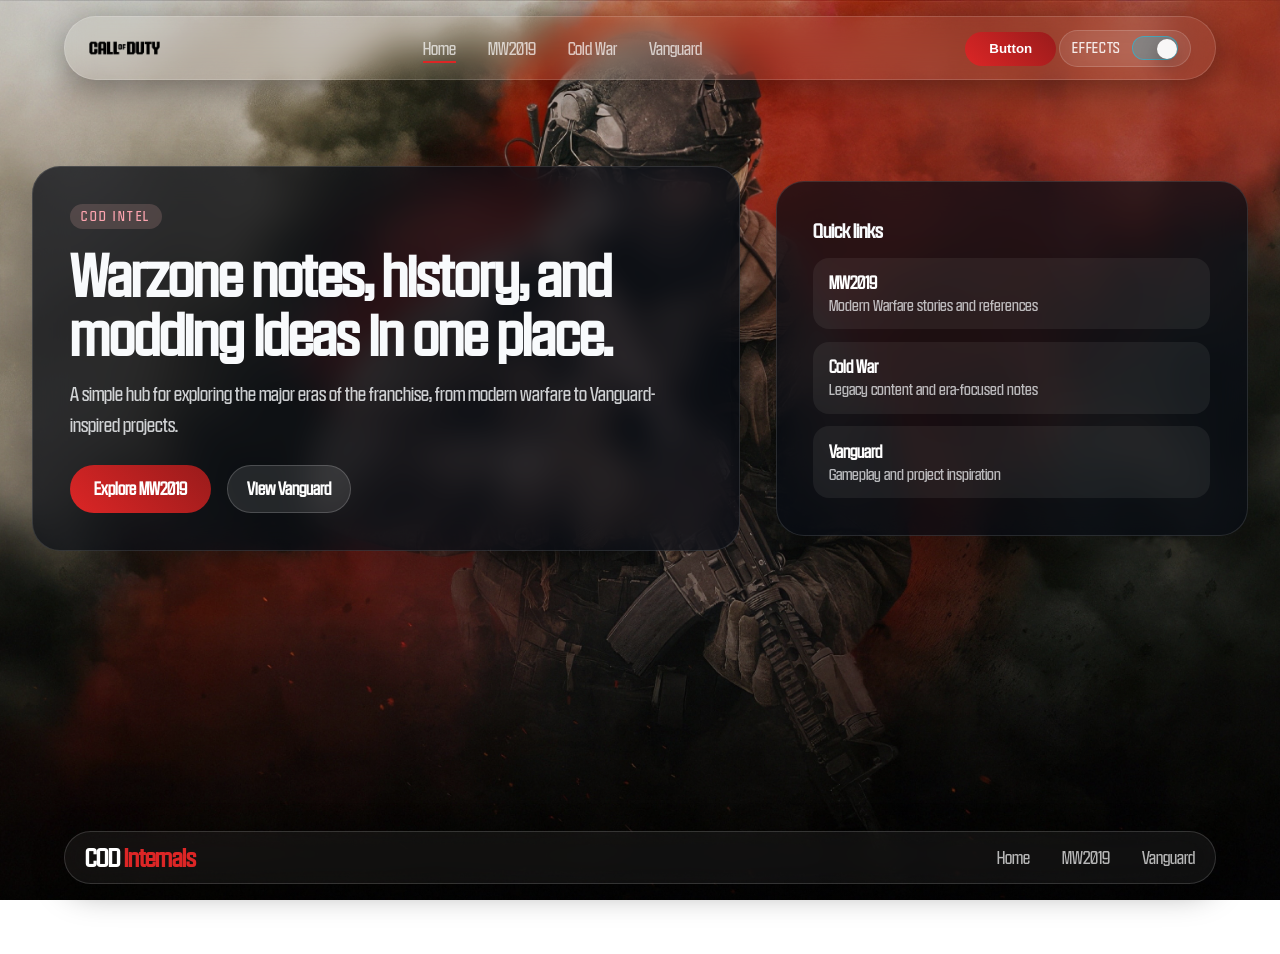
<file: index.html>
<!DOCTYPE html>
<html lang="en">
<head>
    <meta charset="UTF-8">
    <meta name="viewport" content="width=device-width, initial-scale=1.0">
    <title>Home | Project</title>
    <link rel="stylesheet" href="assets/css/style.css">
</head>
<body class="home-page">

<div id="loader-wrapper">
  <div class="spinner"></div>
</div>

<div id="content" style="display:none;">
    <header class="header">
        <nav class="navbar">
            <a href="/index.html" class="logo"><img src="./assets/images/logo.png"></a>
            <ul class="nav-menu">
            <li class="nav-item"><a href="./" class="nav-link active" data-target="page1">Home</a></li>
            <li class="nav-item"><a href="./modern-warfare/" class="nav-link">MW2019</a></li>
            <li class="nav-item"><a href="./cold-war/" class="nav-link">Cold War</a></li>
            <li class="nav-item"><a href="./vanguard/" class="nav-link">Vanguard</a></li>
            </ul>
            <div class="nav-cta">
            <button class="btn-primary">Button</button> <!-- will be for home or something, not sure yet-->
            </div>
        </nav>
    </header>

    <main>
        <section class="hero">
            <div class="hero-copy">
                <p class="eyebrow">COD Intel</p>
                <h1>Warzone notes, history, and modding ideas in one place.</h1>
                <p class="hero-text">A simple hub for exploring the major eras of the franchise, from modern warfare to Vanguard-inspired projects.</p>
                <div class="hero-actions">
                    <a class="btn btn-primary" href="./modern-warfare/index.html">Explore MW2019</a>
                    <a class="btn btn-secondary" href="./vanguard/index.html">View Vanguard</a>
                </div>
            </div>

            <div class="hero-panel">
                <h2>Quick links</h2>
                <div class="feature-grid">
                    <a class="feature-card" href="./modern-warfare/index.html">
                        <strong>MW2019</strong>
                        <span>Modern Warfare stories and references</span>
                    </a>
                    <a class="feature-card" href="./cold-war/index.html">
                        <strong>Cold War</strong>
                        <span>Legacy content and era-focused notes</span>
                    </a>
                    <a class="feature-card" href="./vanguard/index.html">
                        <strong>Vanguard</strong>
                        <span>Gameplay and project inspiration</span>
                    </a>
                </div>
            </div>
        </section>
    </main>

    <footer class="footer-test">
        <div class="footer-content">
            <span class="footer-logo">COD <span>Internals</span></span>
            <ul class="footer-links">
                <li><a href="./index.html" class="nav-link">Home</a></li>
                <li><a href="./modern-warfare/index.html" class="nav-link">MW2019</a></li>
                <li><a href="./vanguard/index.html" class="nav-link">Vanguard</a></li>
            </ul>
        </div>
    </footer>
</div>

<script src="assets/js/main.js"></script>
</body>
</html>
</file>
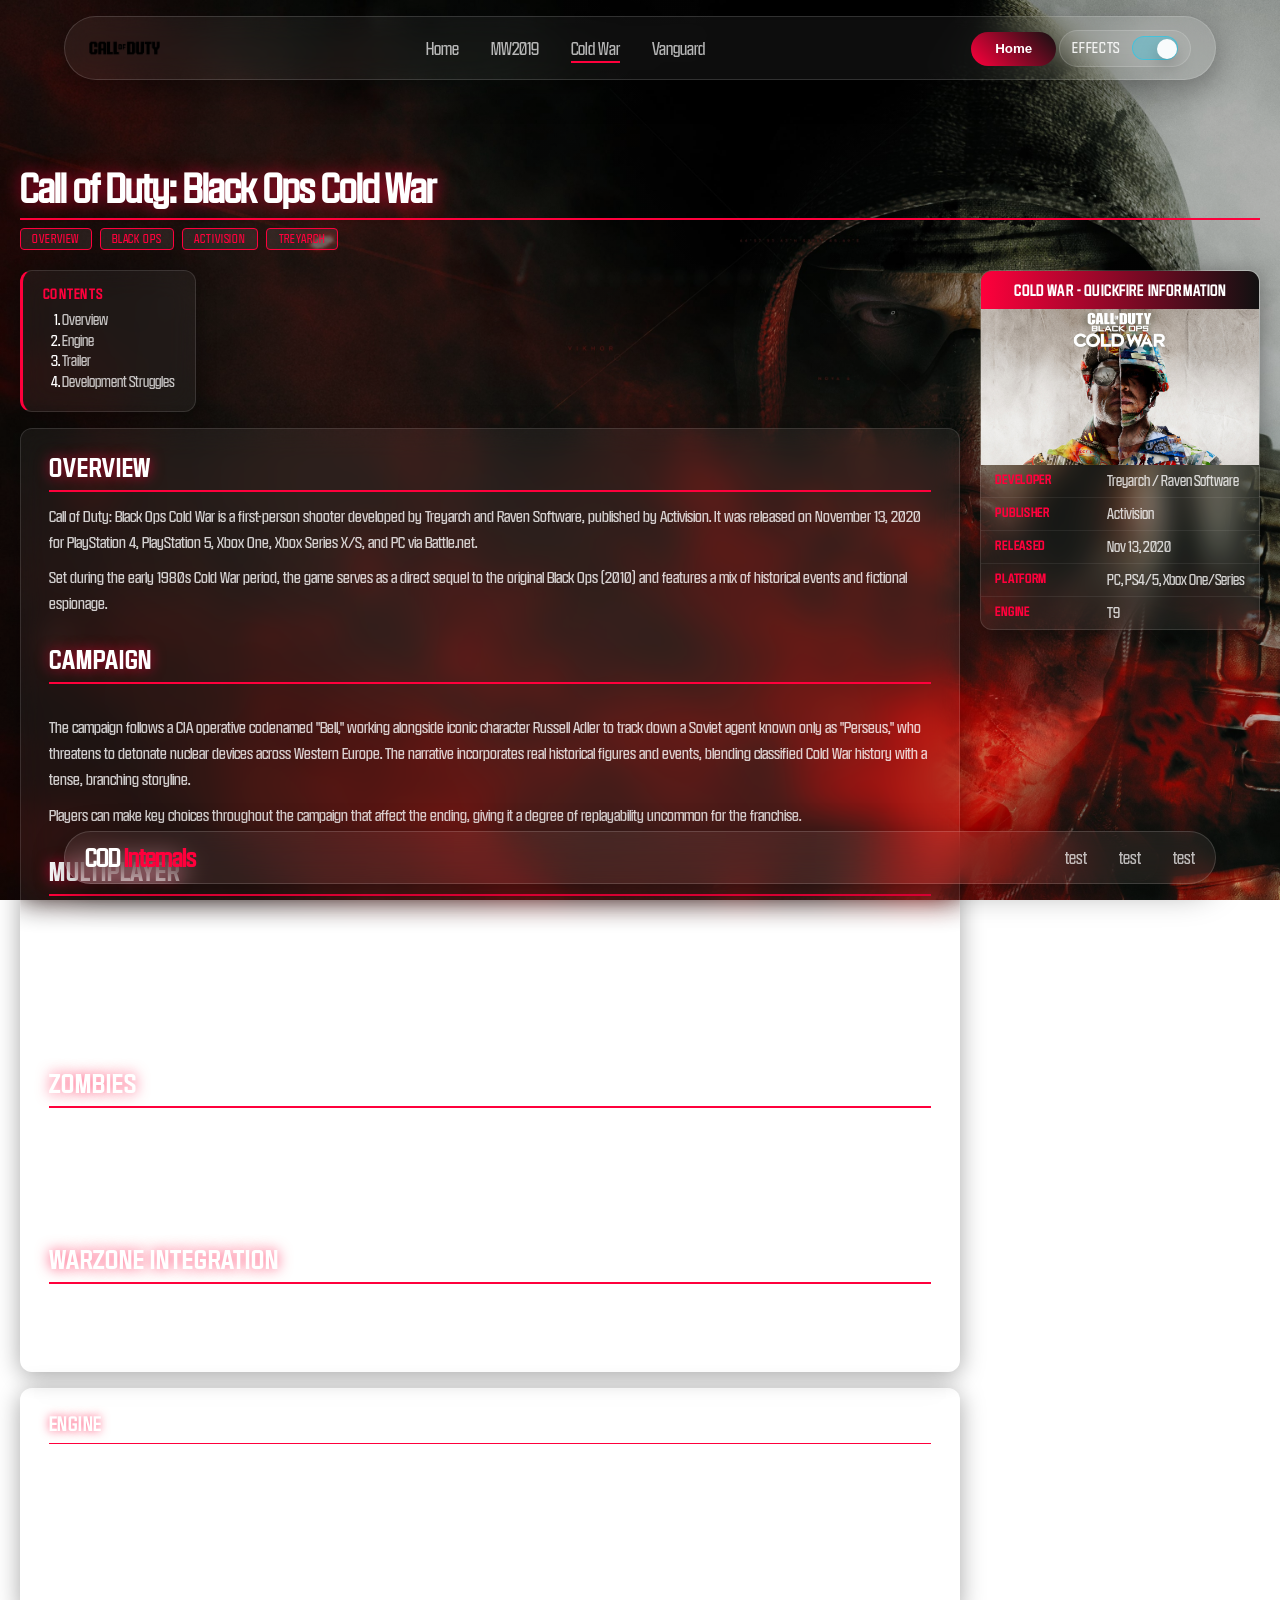
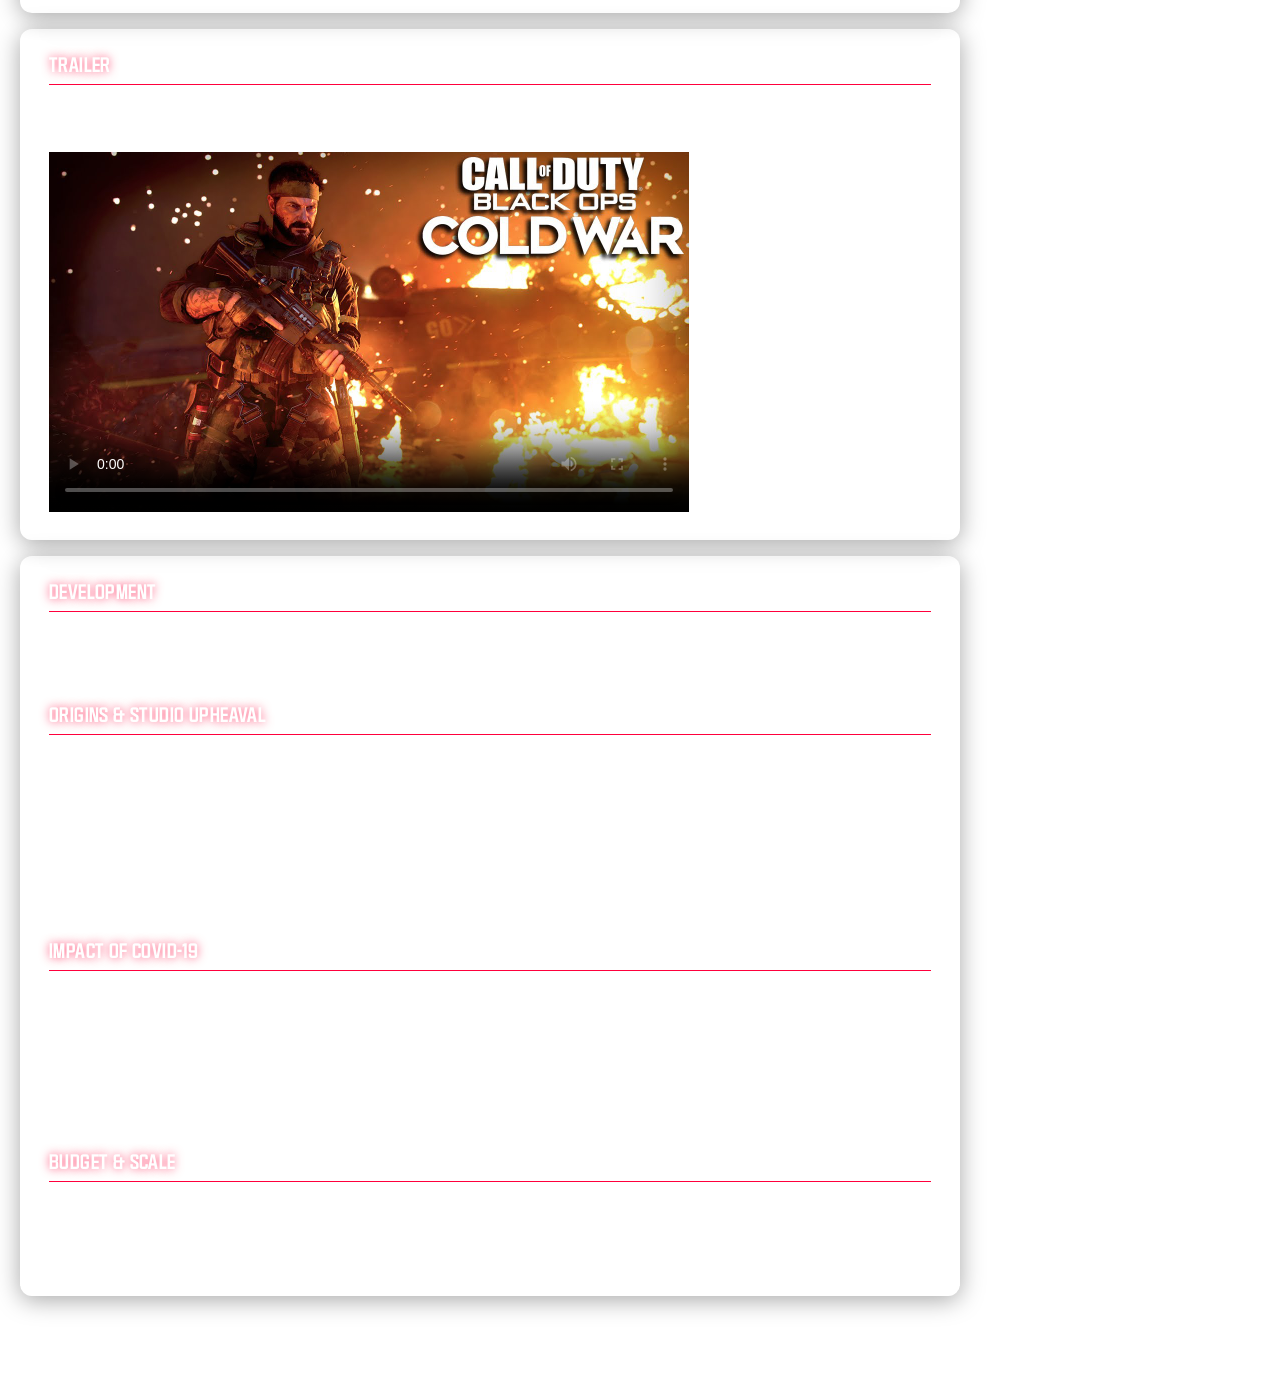
<file: cold-war/index.html>
<!DOCTYPE html>
<html lang="en">
<head>
    <meta charset="UTF-8">
    <meta name="viewport" content="width=device-width, initial-scale=1.0">
    <title>Cold War | Project</title>
    <link rel="stylesheet" href="../assets/css/style.css">
</head>
<body class="page3-page">
<div id="loader-wrapper">
  <div class="spinner"></div>
</div>

<div id="smoke-container"></div> <!-- smoke effect container, please read the comments in the CSS file for more information -->


<div id="content" style="display:none;">
    <header class="header">
        <nav class="navbar">
            <a href="/index.html" class="logo"><img src="../assets/images/logo.png"></a>
            <ul class="nav-menu">
                <li class="nav-item"><a href="../" class="nav-link">Home</a></li>
                <li class="nav-item"><a href="../modern-warfare/" class="nav-link">MW2019</a></li>
                <li class="nav-item"><a href="./" class="nav-link active">Cold War</a></li>
                <li class="nav-item"><a href="../vanguard/" class="nav-link">Vanguard</a></li>
            </ul>
            <div class="nav-cta">
                <button class="btn-primary" onclick="window.location.href='/';">
                    Home
                </button>
            </div>
        </nav>
    </header>

    <main>
        <br>

        <div class="wiki-header">
            <h1>Call of Duty: Black Ops Cold War</h1>
            <div class="wiki-tags">
                <span class="wiki-tag">Overview</span>
                <span class="wiki-tag">Black Ops</span>
                <span class="wiki-tag">Activision</span>
                <span class="wiki-tag">Treyarch</span>
            </div>
        </div>

        <div class="wiki-layout">

            <div class="wiki-main">

                <div class="wiki-toc">
                    <strong>Contents</strong>
                    <ol>
                        <li><a href="#overview">Overview</a></li>
                        <li><a href="#engine">Engine</a></li>
                        <li><a href="#trailer">Trailer</a></li>
                        <li><a href="#map-overview">Development Struggles</a></li>
                    </ol>
                </div>

                <section class="wiki-section" id="overview">
                    <h1>Overview</h1>
                    <p>Call of Duty: Black Ops Cold War is a first-person shooter developed by Treyarch and Raven Software, published by Activision. It was released on November 13, 2020 for PlayStation 4, PlayStation 5, Xbox One, Xbox Series X/S, and PC via Battle.net.</p>
                    <p>Set during the early 1980s Cold War period, the game serves as a direct sequel to the original Black Ops (2010) and features a mix of historical events and fictional espionage.</p>
                    <br>
                    <h1>Campaign</h1>
                    <br>
                    <p>The campaign follows a CIA operative codenamed "Bell," working alongside iconic character Russell Adler to track down a Soviet agent known only as "Perseus," who threatens to detonate nuclear devices across Western Europe. The narrative incorporates real historical figures and events, blending classified Cold War history with a tense, branching storyline.</p>
                    <p>Players can make key choices throughout the campaign that affect the ending, giving it a degree of replayability uncommon for the franchise.</p>
                    <br>
                    <h1>Multiplayer</h1>
                    <br>
                    <p>Cold War's multiplayer retained much of the fast-paced, boots-on-ground gameplay the Black Ops series is known for, while introducing new modes such as Fireteam: Dirty Bomb and the return of fan-favourite Combined Arms. The Create-A-Class system was reworked with a "Wildcard" system allowing more flexibility in loadout building.</p>
                    <p>The game also continued the cross-progression system established by Modern Warfare, linking weapons and operators into Warzone.</p>
                    <br>
                    <h1>Zombies</h1>
                    <br>
                    <p>Cold War introduced a major overhaul to the Zombies mode, launching with the "Die Maschine" map and introducing a new Dark Aether storyline separate from the previous Aether story arc. It added an Outbreak mode — a large open-world Zombies experience across Fireteam maps — which became one of the most popular additions to the mode in years.</p>
                    <br>
                    <h1>Warzone Integration</h1>
                    <p>Cold War was the first title to fully integrate into Call of Duty: Warzone, introducing its weapons, operators, and content directly into the battle royale. Season 3 of Cold War brought the massive Verdansk '84 event, retooling the original Warzone map with a 1980s aesthetic to align with the game's setting.</p>
                </section>

                <section class="wiki-section" id="engine">
                    <h2>Engine</h2>
                    <p>A short breakdown about the Black Ops Cold War engine.</p>
                    <br>
                    <p>While Warzone continued to run on Infinity Ward's IW8 engine, Black Ops Cold War itself was built on a heavily modified version of the Black Ops 4 engine, developed internally at Treyarch. This created a unique cross-engine integration challenge — Cold War content had to be ported and adapted to run inside IW8 for Warzone compatibility. Despite this, the integration was largely seamless from a player-facing perspective, with shared progression, weapons, and seasonal content.</p>
                </section>

                <section class="wiki-section" id="trailer">
                    <h2>Trailer</h2>
                    <br>
                    <p>Credits: @CallOfDuty on YouTube.</p>
                    <video controls poster="../assets/images/t9-trailer.jpg" width="640" height="360">
                        <source src="https://cdn.luvie.dev/videos/t9-trailer.mp4" type="video/mp4">
                        Your browser does not support the video tag.
                    </video>
                </section>

                <section class="wiki-section" id="development">
                    <h2>Development</h2>
                    <p>Black Ops Cold War had one of the most turbulent development histories in the franchise, shaped by studio conflict, a compressed timeline, and the global COVID-19 pandemic.</p>
                    <br>
                    <h2>Origins &amp; Studio Upheaval</h2>
                    <p>The game's origins trace back to 2018, when Activision assigned <strong>Raven Software</strong> and <strong>Sledgehammer Games</strong> as co-leads on the 2020 Call of Duty title — breaking the established three-year rotation between Infinity Ward, Treyarch, and Sledgehammer that had defined the franchise since 2012. <cite index="10-1">The two studios argued frequently during development, with sources describing the project as "a mess."</cite></p>
                    <p><cite index="8-1">In May 2019, Activision assigned Treyarch to take creative leadership of the project, with Sledgehammer and Raven repositioned as support studios.</cite> This left Treyarch with roughly two years to ship — a full year less than their usual development cycle — and <cite index="10-1">some at the studio were already bracing for brutal overtime hours, similar to what they faced during Black Ops 4.</cite></p>
                    <br>
                    <h2>Impact of COVID-19</h2>
                    <p><cite index="11-1">The reduced development time was almost assuredly further complicated by the COVID-19 pandemic, which impacted studios across the industry — yet despite early speculation, Cold War was not significantly delayed.</cite> <cite index="15-1">Workflow was significantly decreased due to COVID-19, making it much harder to work on a project of this scale, and as a result leftover and placeholder content was not cleaned up as thoroughly as in previous entries.</cite></p>
                    <p>The pressure showed at launch. <cite index="11-1">Cold War shipped with only 8 multiplayer maps and a campaign critics described as bare-bones, alongside a long list of technical issues including poor PC optimization, subpar audio, and bad hit detection.</cite> Many in the community felt the game had been pushed out before it was ready.</p>
                    <br>
                    <h2>Budget &amp; Scale</h2>
                    <p>Despite the turbulent production, the game was a massive undertaking financially. <cite index="13-1">According to a court filing by Activision's head of creative Patrick Kelly, Treyarch and Raven Software ultimately spent over $700 million in development costs over the game's lifecycle</cite> — among the highest ever publicly disclosed for any video game. <cite index="8-1">By December 2024, Black Ops Cold War had sold 30 million copies.</cite></p>
                </section>

            </div>

            <aside class="wiki-sidebar">
                <div class="wiki-infobox">
                    <div class="wiki-infobox-title">Cold War - Quickfire Information</div>
                    <div class="wiki-infobox-img">
                        <img src="../assets/images/bocw-cover.jpg" alt="Cold War" onerror="this.parentElement.innerText='[ Image Placeholder ]'">
                    </div>
                    <table class="wiki-infobox-table">
                        <tr><th>Developer</th><td>Treyarch / Raven Software</td></tr>
                        <tr><th>Publisher</th><td>Activision</td></tr>
                        <tr><th>Released</th><td>Nov 13, 2020</td></tr>
                        <tr><th>Platform</th><td>PC, PS4/5, Xbox One/Series</td></tr>
                        <tr><th>Engine</th><td>T9</td></tr>
                    </table>
                </div>
            </aside>

        </div>
    </main>

    <footer class="footer-test">
        <div class="footer-content">
            <span class="footer-logo">COD <span>Internals</span></span>
            <ul class="footer-links">
                <li><a href="#" class="nav-link">test</a></li>
                <li><a href="#" class="nav-link">test</a></li>
                <li><a href="#" class="nav-link">test</a></li>
            </ul>
        </div>
    </footer>
</div>
    <script src="../assets/js/main.js"></script>
</body>
</html>
</file>
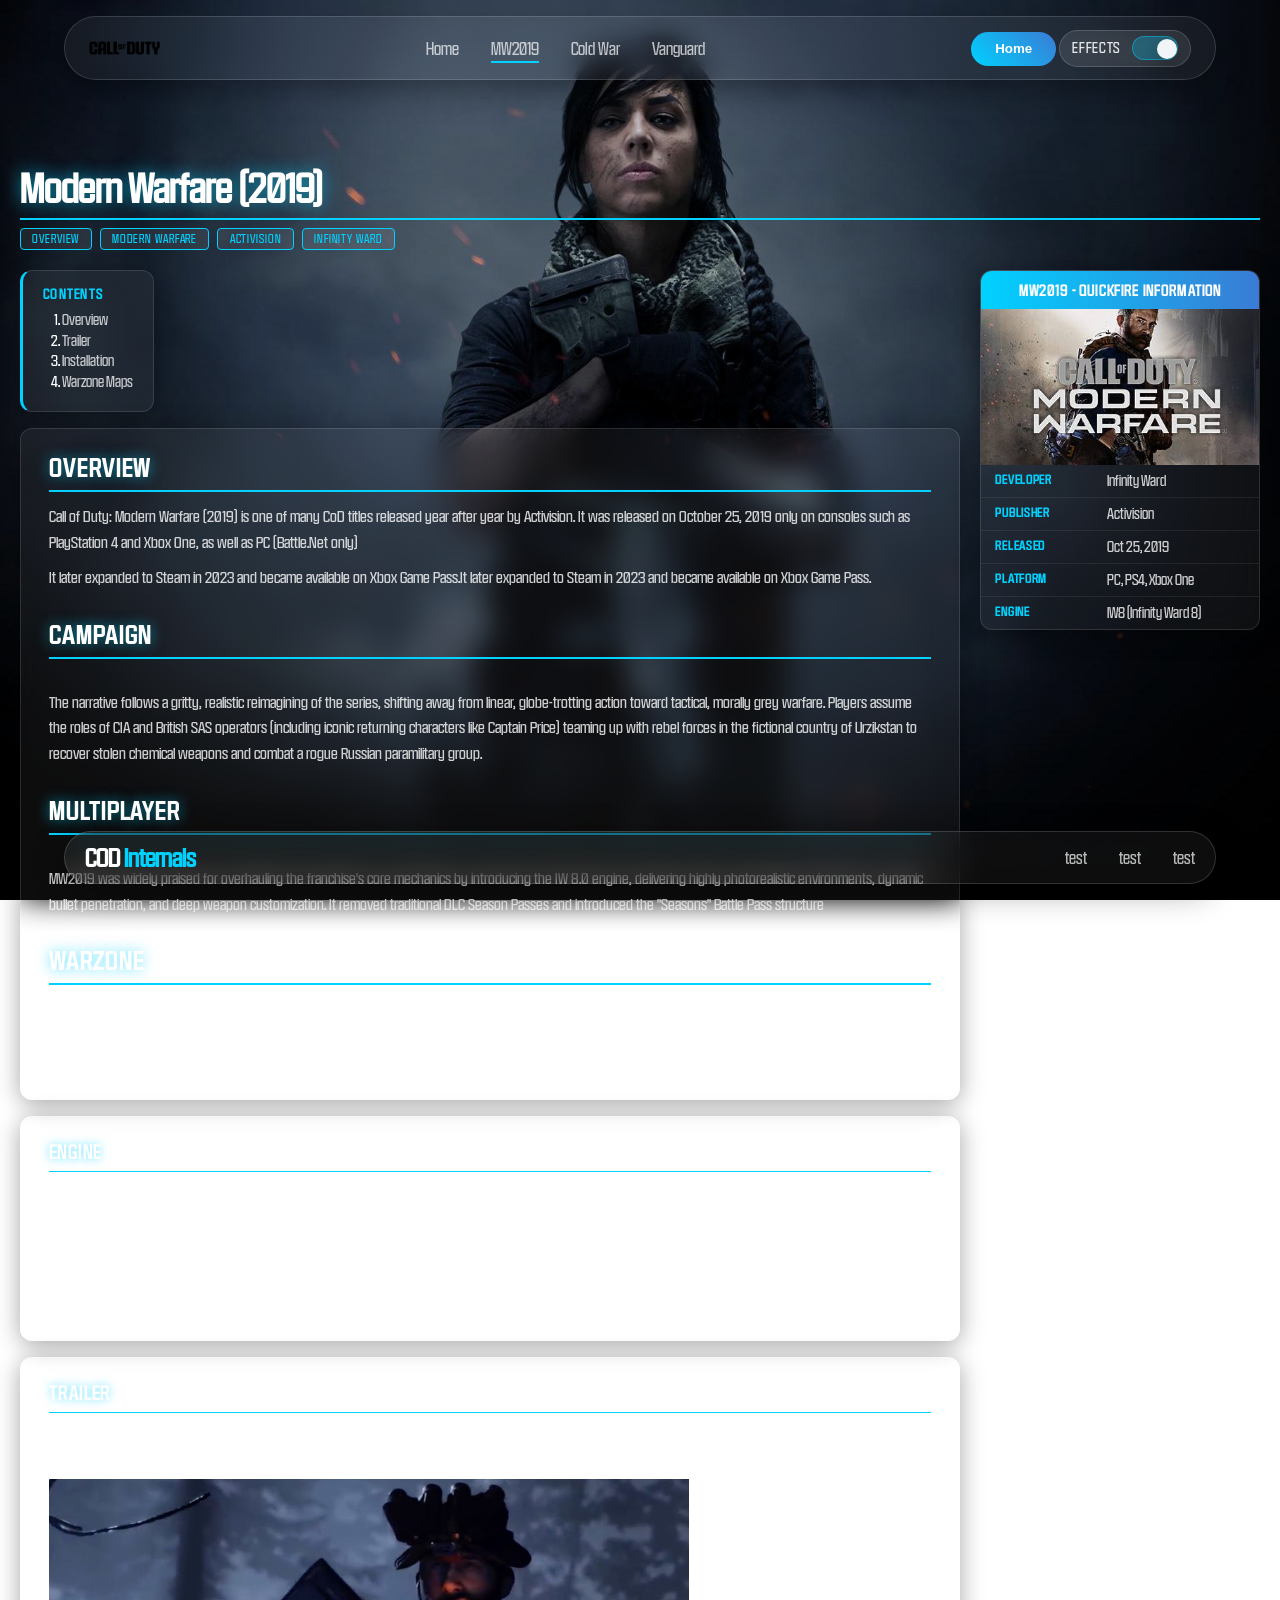
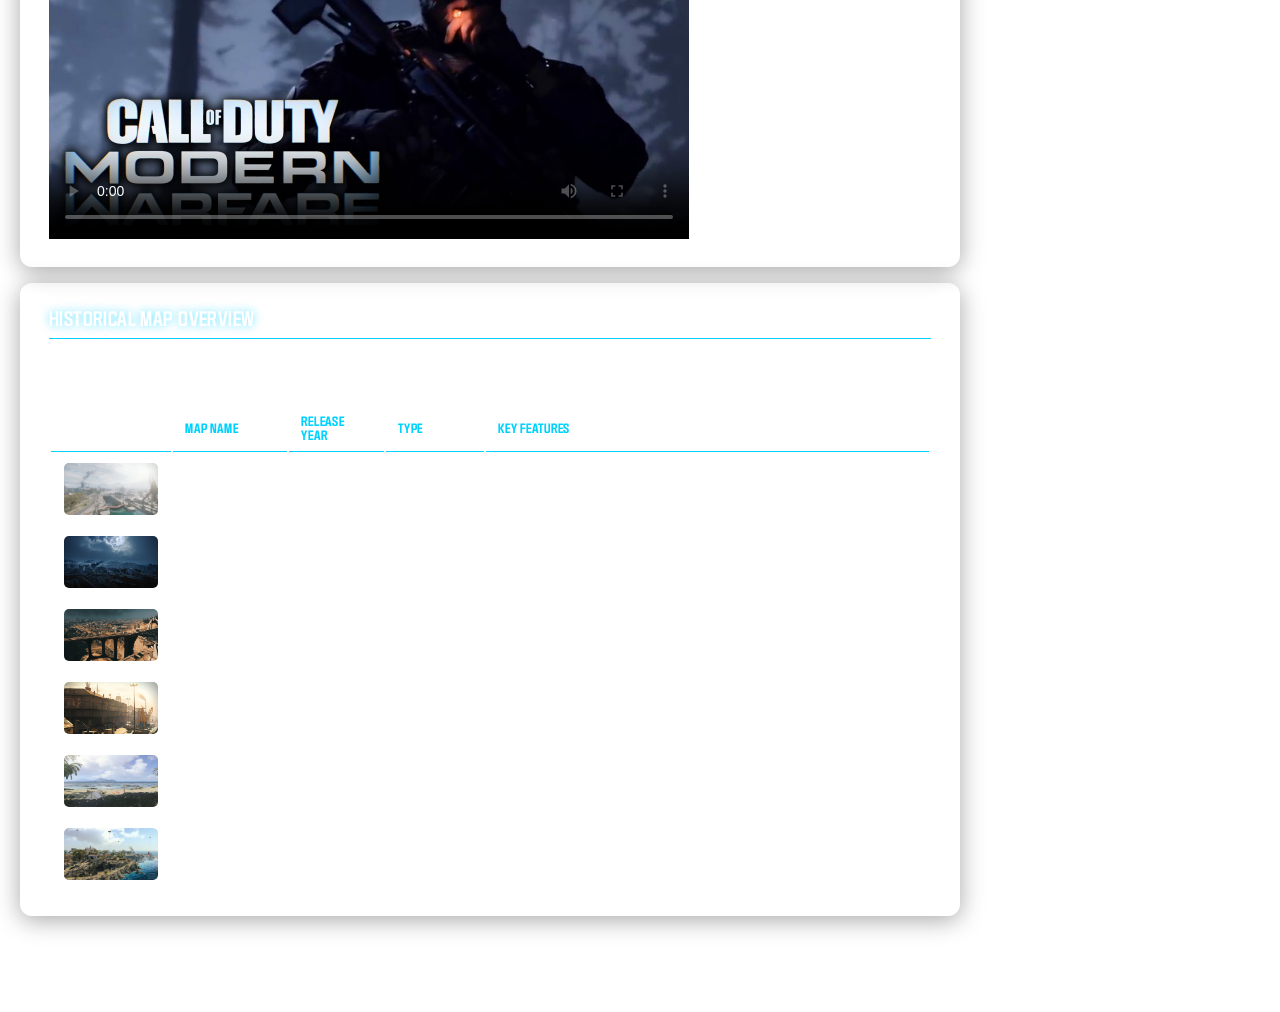
<file: modern-warfare/index.html>
<!DOCTYPE html>
<html lang="en">
<head>
    <meta charset="UTF-8">
    <meta name="viewport" content="width=device-width, initial-scale=1.0">
    <title>MW2019 | Project</title>
    <link rel="stylesheet" href="../assets/css/style.css">
</head>

<body class="page2-page">
<div id="loader-wrapper">
  <div class="spinner"></div>
</div>

<div id="spark-container"></div>

<div id="content" style="display:none;">
    <header class="header">
        <nav class="navbar">
            <a href="/index.html" class="logo"><img src="../assets/images/logo.png"></a>
            <ul class="nav-menu">
                <li class="nav-item"><a href="../" class="nav-link">Home</a></li>
                <li class="nav-item"><a href="./" class="nav-link active">MW2019</a></li>
                <li class="nav-item"><a href="../cold-war/" class="nav-link">Cold War</a></li>
                <li class="nav-item"><a href="../vanguard/" class="nav-link">Vanguard</a></li>
            </ul>
            <div class="nav-cta">
                <button class="btn-primary" onclick="window.location.href='/';">
                    Home
                </button>
            </div>
        </nav>
    </header>

    <main>
        <br>

        <div class="wiki-header">
            <h1>Modern Warfare (2019)</h1>
            <div class="wiki-tags">
                <span class="wiki-tag">Overview</span>
                <span class="wiki-tag">Modern Warfare</span>
                <span class="wiki-tag">Activision</span>
                <span class="wiki-tag">Infinity Ward</span>
            </div>
        </div>

        <div class="wiki-layout">

            <div class="wiki-main">

                <div class="wiki-toc">
                    <strong>Contents</strong>
                    <ol>
                        <li><a href="#overview">Overview</a></li>
                        <li><a href="#engine">Trailer</a></li>
                        <li><a href="#trailer">Installation</a></li>
                        <li><a href="#map-overview">Warzone Maps</a></li>
                    </ol>
                </div>

                <section class="wiki-section" id="overview"> <!--actual content for the wiki style site-->
                    <h1>Overview</h1>
                    <p>Call of Duty: Modern Warfare (2019) is one of many CoD titles released year after year by Activision. It was released on October 25, 2019 only on consoles such as PlayStation 4 and Xbox One, as well as PC (Battle.Net only)</p>
                    <p>It later expanded to Steam in 2023 and became available on Xbox Game Pass.It later expanded to Steam in 2023 and became available on Xbox Game Pass.</p>
                    <br>
                    <h1>Campaign</h1>
                    <br>
                    <p>The narrative follows a gritty, realistic reimagining of the series, shifting away from linear, globe-trotting action toward tactical, morally grey warfare. 
                        Players assume the roles of CIA and British SAS operators (including iconic returning characters like Captain Price) teaming up with rebel forces in the fictional country of Urzikstan to recover stolen chemical weapons and combat a rogue Russian paramilitary group.</p>
                    <br>
                    <h1>Multiplayer</h1>
                    <br>
                    <p>MW2019 was widely praised for overhauling the franchise's core mechanics by introducing the IW 8.0 engine, delivering highly photorealistic environments, dynamic bullet penetration, and deep weapon customization. 
                        It removed traditional DLC Season Passes and introduced the "Seasons" Battle Pass structure</p>
                    <br>
                    <h1>Warzone</h1>
                    <p>Call of Duty: Warzone is a massive, free-to-play battle royale video game developed by Infinity Ward and Raven Software. 
                        Originally launching on March 10, 2020, it revolutionized the franchise by linking multiple premium titles into a single, unified ecosystem. 
                        It quickly exploded in popularity, crossing 100 million players in just over a year</p>
                </section>


                <section class="wiki-section" id="engine">
                    <h2>Engine</h2>
                    <p>A short breakdown about the MW2019 (IW8) Engine.</p>
                    <br>
                    <p>Call of Duty: Modern Warfare (2019) and Call of Duty: Warzone (2020) were both built upon the IW8 engine, heavily revamped from the previous IW7 engine built for Infinite Warfare.
                        The engine heavily improved upon aspects such as visuals, as well as internally overhauling their protection systems such as Arxan, later being cracked and documented with the help of CWHook.
                    </p>
                </section>

                <section class="wiki-section" id="trailer">
                    <h2>Trailer</h2>
                    <br>
                    <p>Credits: @CallOfDuty on YouTube.</p>
                    <video controls poster="../assets/images/iw8-trailer.jpg" width="640" height="360">
                        <source src="https://cdn.luvie.dev/videos/iw8-trailer.mp4" type="video/mp4">
                        Your browser does not support the video tag.
                    </video>

                </section>

                <section class="wiki-section" id="map-overview">
                    <h2>Historical Map Overview</h2>
                    <p>The Warzone experience has been defined by its massive battlegrounds and fast-paced "Resurgence" maps.</p>
                    <br>
                    <table class="wiki-table">
                        <thead>
                            <tr>
                                <th></th>
                                <th>Map Name</th>
                                <th>Release Year</th>
                                <th>Type</th>
                                <th>Key Features</th>
                            </tr>
                        </thead>
                        <tbody>
                            <tr>
                                <td class="map-thumb"><img src="../assets/images/maps/mp_donetsk.png" alt="Verdansk loading screen"></td>
                                <td><strong>Verdansk</strong></td>
                                <td>2020</td>
                                <td><span class="wiki-badge wiki-badge-map-big">Big Map</span></td>
                                <td>Fictional Soviet city; introduced the original Warzone formula.</td>
                            </tr>
                            <tr>
                                <td class="map-thumb"><img src="../assets/images/maps/mp_kstenod.jpg" alt="Verdansk loading screen"></td>
                                <td><strong>Verdansk (Night)</strong></td>
                                <td>2020</td>
                                <td><span class="wiki-badge wiki-badge-map-big">Big Map</span></td>
                                <td>Fictional Soviet city; introduced the original Warzone formula. Night variation.</td>
                            </tr>
                            <tr>
                                <td class="map-thumb"><img src="../assets/images/maps/mp_don4.jpg" alt="Verdansk '84 loading screen"></td>
                                <td><strong>Verdansk '84</strong></td>
                                <td>2021</td>
                                <td><span class="wiki-badge wiki-badge-map-big">Big Map</span></td>
                                <td>Cold War-era reskin of Verdansk; introduced with the Season 3 Black Ops event.</td>
                            </tr>
                            <tr>
                                <td class="map-thumb"><img src="../assets/images/maps/mp_escape2.jpg" alt="Rebirth Island loading screen"></td>
                                <td><strong>Rebirth Island</strong></td>
                                <td>2020</td>
                                <td><span class="wiki-badge wiki-badge-map-resurgence">Resurgence</span></td>
                                <td>Small Alcatraz-based map; pioneered fast respawn gameplay.</td>
                            </tr>
                            <tr>
                                <td class="map-thumb"><img src="../assets/images/maps/mp_wz_island.jpg" alt="Caldera loading screen"></td>
                                <td><strong>Caldera</strong></td>
                                <td>2021</td>
                                <td><span class="wiki-badge wiki-badge-map-big">Big Map</span></td>
                                <td>Pacific WWII island; introduced during the <em>Vanguard</em> era.</td>
                            </tr>
                            <tr>
                                <td class="map-thumb"><img src="../assets/images/maps/mp_sm_island_1.jpg" alt="Fortune's Keep loading screen"></td>
                                <td><strong>Fortune's Keep</strong></td>
                                <td>2022</td>
                                <td><span class="wiki-badge wiki-badge-map-resurgence">Resurgence</span></td>
                                <td>Vibrant Mediterranean island featuring hidden gold and high verticality.</td>
                            </tr>
                        </tbody>
                    </table>
                </section>

            </div>

            <!-- small sidebar, classic fandom/wiki feel with publisher names, icon etc -->
            <aside class="wiki-sidebar">
                <div class="wiki-infobox">
                    <div class="wiki-infobox-title">MW2019 - Quickfire Information</div>
                    <div class="wiki-infobox-img">
                        <img src="../assets/images/mw2019-cover.jpg" alt="MW2019" onerror="this.parentElement.innerText='[ Image Placeholder ]'">
                    </div>
                    <table class="wiki-infobox-table">
                        <tr><th>Developer</th><td>Infinity Ward</td></tr>
                        <tr><th>Publisher</th><td>Activision</td></tr>
                        <tr><th>Released</th><td>Oct 25, 2019</td></tr>
                        <tr><th>Platform</th><td>PC, PS4, Xbox One</td></tr>
                        <tr><th>Engine</th><td>IW8 (Infinity Ward 8)</td></tr>
                    </table>
                </div>
            </aside>

        </div>
    </main>

    <footer class="footer-test">
        <div class="footer-content">
            <span class="footer-logo">COD <span>Internals</span></span>
            <ul class="footer-links">
                <li><a href="#" class="nav-link">test</a></li>
                <li><a href="#" class="nav-link">test</a></li>
                <li><a href="#" class="nav-link">test</a></li>
            </ul>
        </div>
    </footer>
</div>
    <script src="../assets/js/main.js"></script>
</body>
</html>
</file>
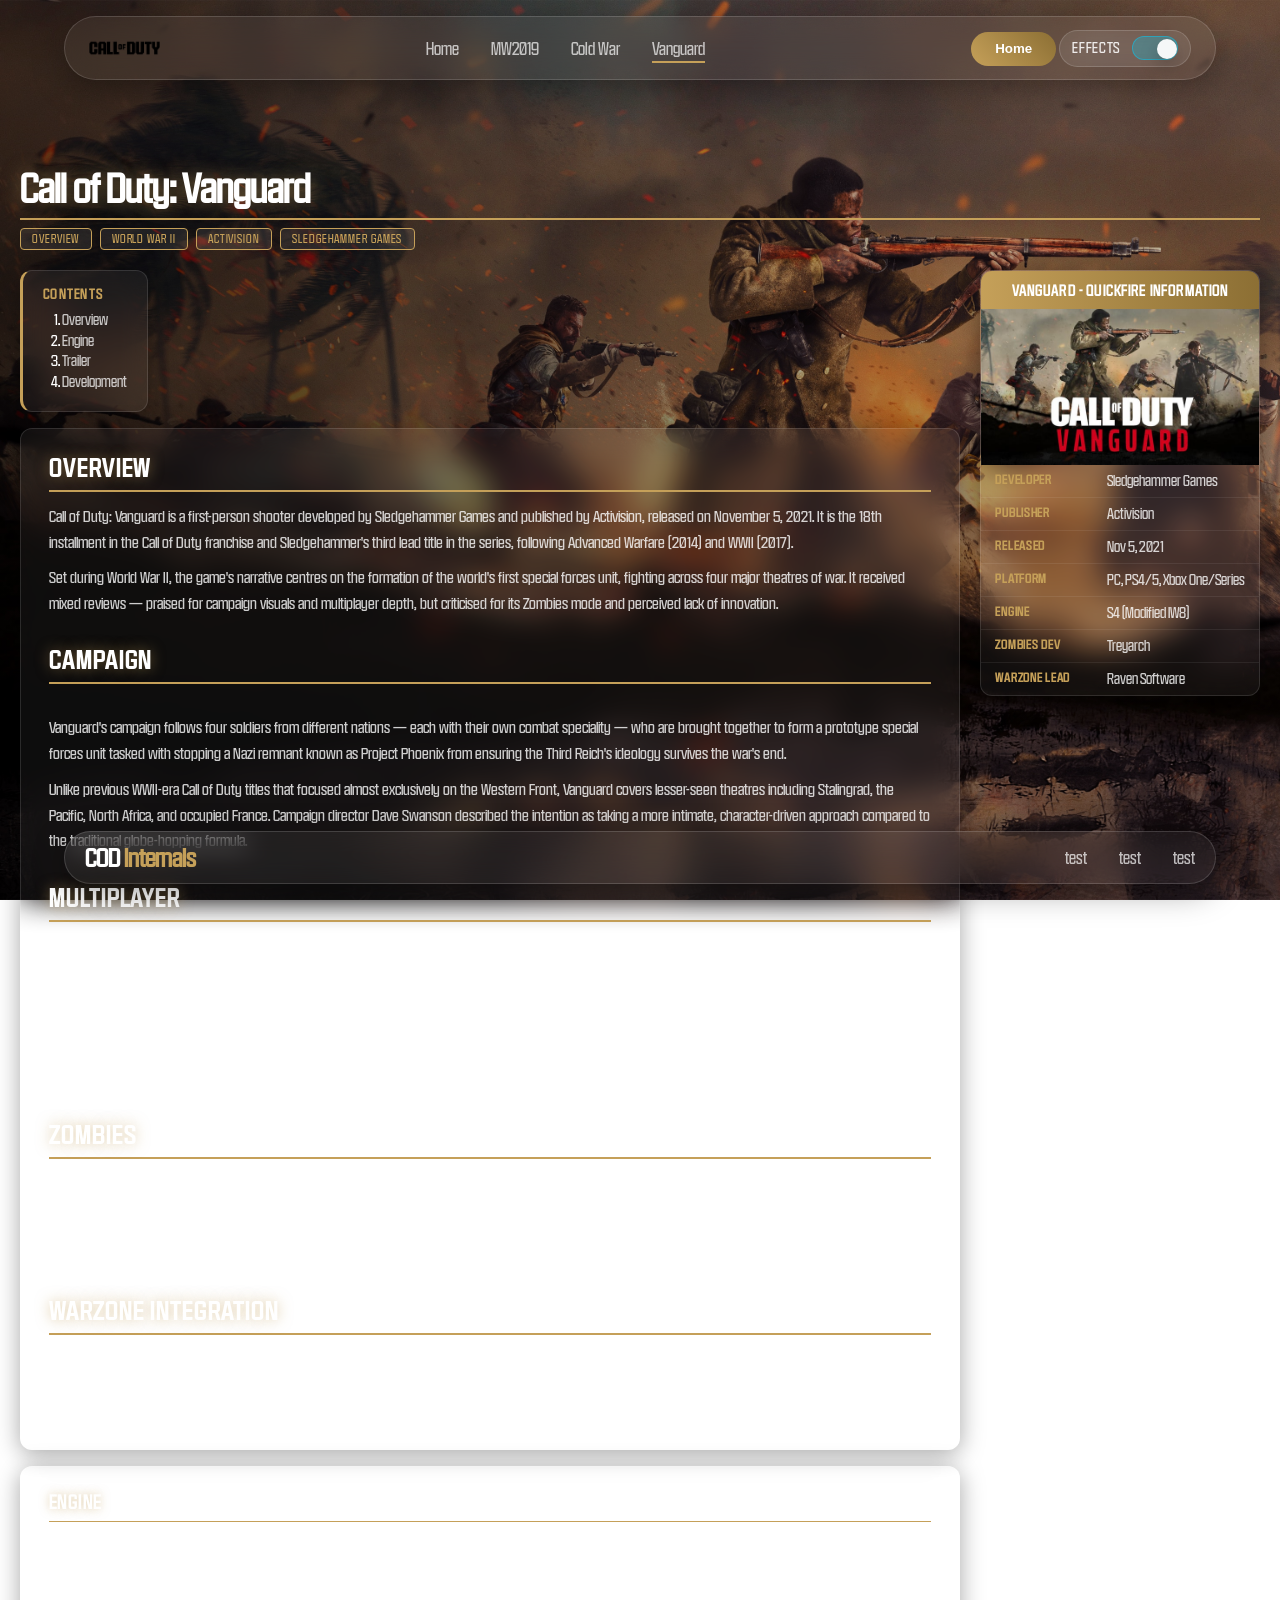
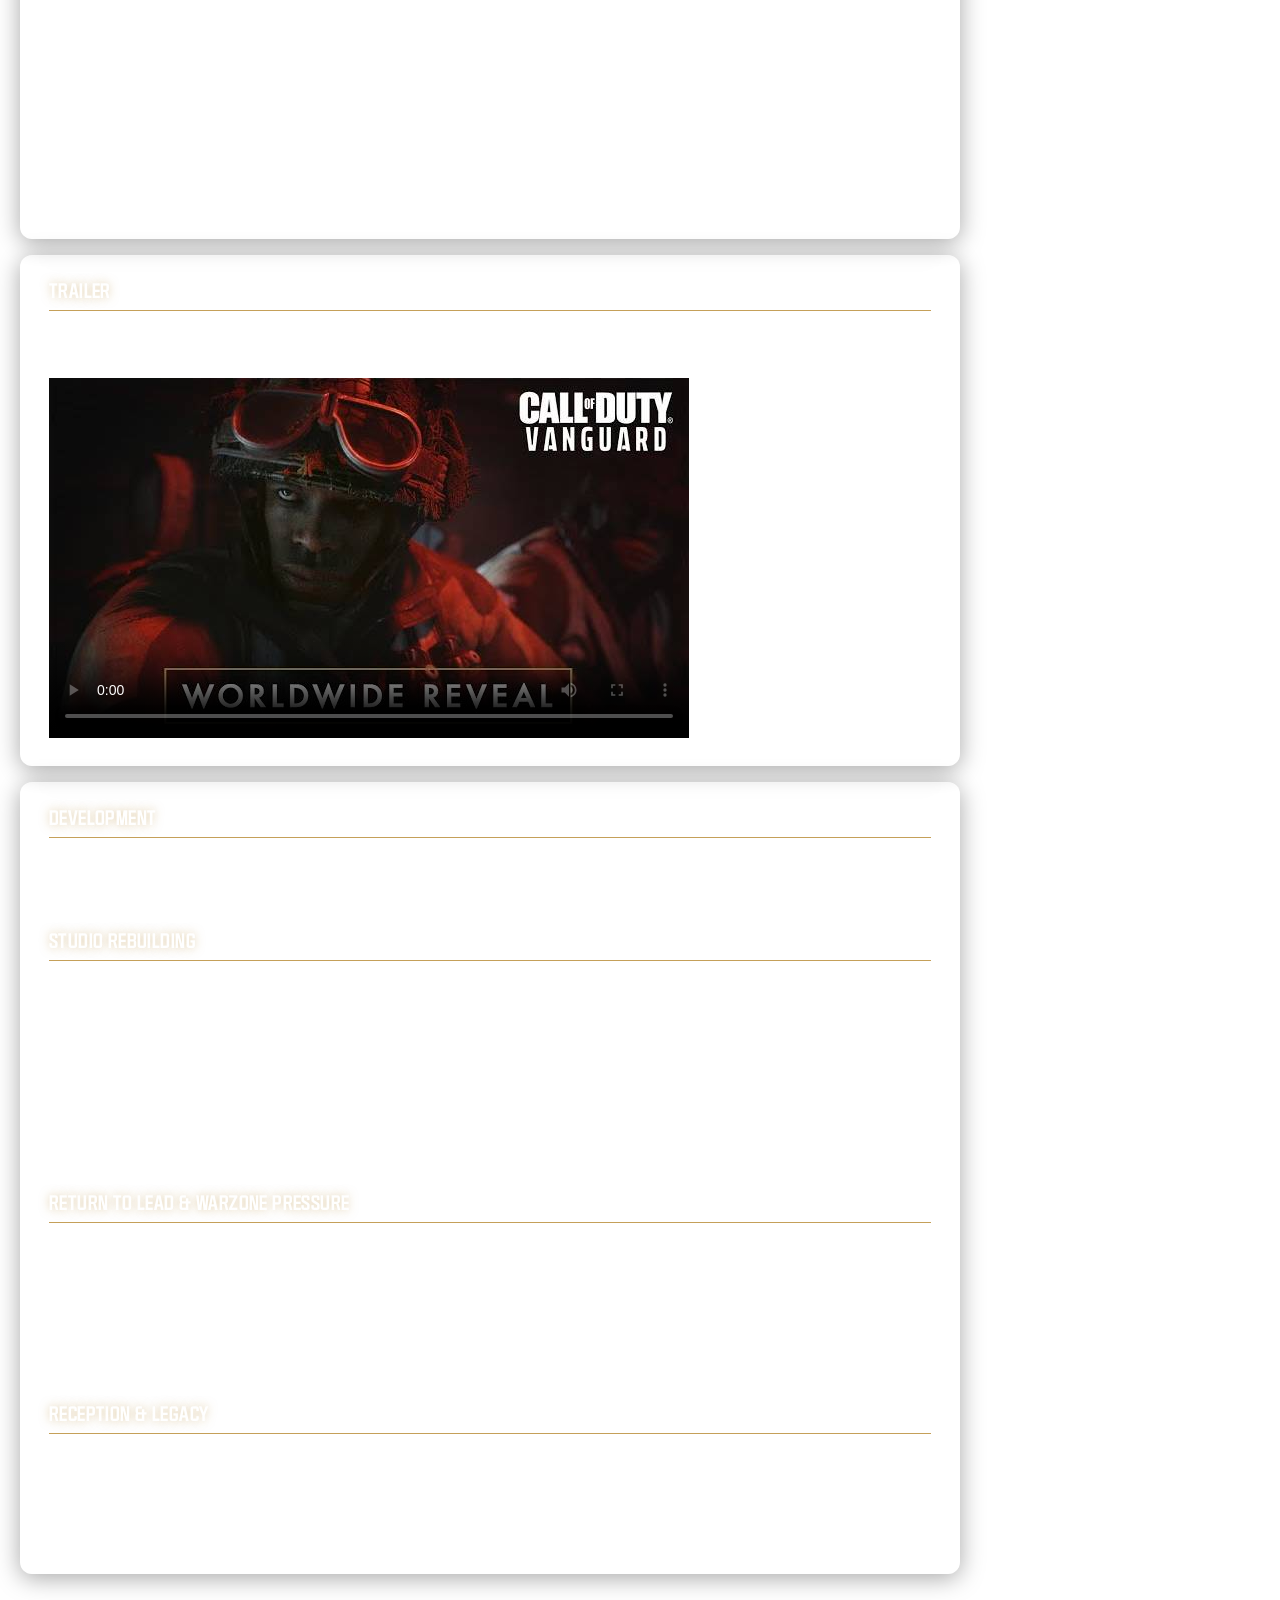
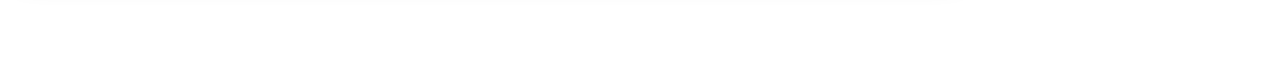
<file: vanguard/index.html>
<!DOCTYPE html>
<html lang="en">
<head>
    <meta charset="UTF-8">
    <meta name="viewport" content="width=device-width, initial-scale=1.0">
    <title>Vanguard | Project</title>
    <link rel="stylesheet" href="../assets/css/style.css">
</head>
<body class="page4-page">
<div id="loader-wrapper">
  <div class="spinner"></div>
</div>

<div id="spark-container"></div>

<div id="content" style="display:none;">
    <header class="header">
        <nav class="navbar">
            <a href="/index.html" class="logo"><img src="../assets/images/logo.png"></a>
            <ul class="nav-menu">
                <li class="nav-item"><a href="../" class="nav-link">Home</a></li>
                <li class="nav-item"><a href="../modern-warfare/" class="nav-link">MW2019</a></li>
                <li class="nav-item"><a href="../cold-war/" class="nav-link">Cold War</a></li>
                <li class="nav-item"><a href="./" class="nav-link active">Vanguard</a></li>
            </ul>
            <div class="nav-cta">
                <button class="btn-primary">Home
                    <a href="../"></a>
                </button>
            </div>
        </nav>
    </header>

    <main>
        <br>

        <div class="wiki-header">
            <h1>Call of Duty: Vanguard</h1>
            <div class="wiki-tags">
                <span class="wiki-tag">Overview</span>
                <span class="wiki-tag">World War II</span>
                <span class="wiki-tag">Activision</span>
                <span class="wiki-tag">Sledgehammer Games</span>
            </div>
        </div>

        <div class="wiki-layout">

            <div class="wiki-main">

                <div class="wiki-toc">
                    <strong>Contents</strong>
                    <ol>
                        <li><a href="#overview">Overview</a></li>
                        <li><a href="#engine">Engine</a></li>
                        <li><a href="#trailer">Trailer</a></li>
                        <li><a href="#development">Development</a></li>
                    </ol>
                </div>

                <section class="wiki-section" id="overview">
                    <h1>Overview</h1>
                    <p>Call of Duty: Vanguard is a first-person shooter developed by Sledgehammer Games and published by Activision, released on November 5, 2021. It is the 18th installment in the Call of Duty franchise and Sledgehammer's third lead title in the series, following Advanced Warfare (2014) and WWII (2017).</p>
                    <p>Set during World War II, the game's narrative centres on the formation of the world's first special forces unit, fighting across four major theatres of war. It received mixed reviews — praised for campaign visuals and multiplayer depth, but criticised for its Zombies mode and perceived lack of innovation.</p>
                    <br>
                    <h1>Campaign</h1>
                    <br>
                    <p>Vanguard's campaign follows four soldiers from different nations — each with their own combat speciality — who are brought together to form a prototype special forces unit tasked with stopping a Nazi remnant known as Project Phoenix from ensuring the Third Reich's ideology survives the war's end.</p>
                    <p>Unlike previous WWII-era Call of Duty titles that focused almost exclusively on the Western Front, Vanguard covers lesser-seen theatres including Stalingrad, the Pacific, North Africa, and occupied France. Campaign director Dave Swanson described the intention as taking a more intimate, character-driven approach compared to the traditional globe-hopping formula.</p>
                    <br>
                    <h1>Multiplayer</h1>
                    <br>
                    <p>Multiplayer introduced several notable additions to the formula: a new environmental destruction system that accumulated visible structural damage throughout a match, the ability to charge through doors, and 20 launch maps — a notably larger offering than Cold War's 8. A Champion Hill tournament mode was also added as a new competitive format.</p>
                    <p>Gunsmith returned in an expanded form, carrying over the deep weapon customisation framework established in MW2019 and allowing cross-progression with Warzone's weapon pool.</p>
                    <br>
                    <h1>Zombies</h1>
                    <br>
                    <p>Zombies was co-developed by Treyarch, extending the Dark Aether storyline introduced in Black Ops Cold War. The launch map "Der Anfang" blended round-based survival with objective-based gameplay drawn from Cold War's Outbreak and Onslaught modes. While the Dark Aether narrative continued well, the stripped-back launch content and departure from traditional round-based maps drew criticism from long-time Zombies fans.</p>
                    <br>
                    <h1>Warzone Integration</h1>
                    <p>Raven Software led Vanguard's integration into Warzone, introducing the Pacific-themed Caldera map to replace Verdansk in December 2021. Vanguard's weapon pool and operators were added to Warzone alongside the map, though the integration was widely seen as bloated — with Caldera drawing mixed reception and Warzone's performance suffering under the weight of content from three different premium titles simultaneously.</p>
                </section>

                <section class="wiki-section" id="engine">
                    <h2>Engine</h2>
                    <p>The engine used in Call of Duty: Vanguard is 'S4', which is a modified IW8 engine, intended for easy integration of assets into Warzone.</p>
                    <br>
                    <p>Despite Sledgehammer's history of building their own in-house engines — a custom engine for Advanced Warfare, and an upgraded version for WWII — Vanguard marked a departure from that tradition. For this title, Sledgehammer adopted <strong>Infinity Ward's IW 8.0 engine</strong>, the same technology that powered MW2019 and Warzone.</p>
                    <p>This was a deliberate cross-studio decision driven largely by Warzone's ecosystem: since all post-2019 premium content needed to integrate with Warzone's IW8 base, building Vanguard on a separate engine would have created the same cross-engine headaches that plagued the Cold War integration. Sledgehammer's engineers expanded upon IW 8.0 with improvements to photogrammetry-based texture work, a new structural damage and destruction layer system, and enhanced volumetric lighting — making Vanguard visually the most technically polished IW8 title.</p>
                    <p>The move also set the stage for IW9 the following year: starting with Modern Warfare II (2022), Activision mandated a fully unified engine across all three lead studios, ending the era of each team shipping on its own codebase.</p>
                </section>

                <section class="wiki-section" id="trailer">
                    <h2>Trailer</h2>
                    <br>
                    <p>Credits: @CallOfDuty on YouTube.</p>
                    <video controls poster="../assets/images/s4-trailer.jpg" width="640" height="360">
                        <source src="https://cdn.luvie.dev/videos/s4-trailer.mp4" type="video/mp4">
                        Your browser does not support the video tag.
                    </video>
                </section>

                <section class="wiki-section" id="development">
                    <h2>Development</h2>
                    <p>Vanguard's path to release was shaped by Sledgehammer's own internal upheaval, a forced two-year support stint on other studios' titles, and the mounting pressure of Warzone's growing ecosystem.</p>
                    <br>
                    <h2>Studio Rebuilding</h2>
                    <p>Sledgehammer's previous lead title, WWII, had shipped in 2017 to strong commercial results — crossing $500 million in its first three days and $1 billion the following month. But the aftermath was turbulent. In February 2018, studio co-founders Glen Schofield and Michael Condrey both departed Sledgehammer, leaving the studio without its founding creative leadership for the first time in its history.</p>
                    <p>The years that followed were spent on support roles: Sledgehammer assisted Infinity Ward on MW2019 in 2019, and Treyarch on Black Ops Cold War in 2020 — the latter directly resulting from the studio conflict that had originally assigned Raven and Sledgehammer as co-leads before Activision intervened. Under new Studio Head Aaron Halon, Sledgehammer used this period to restructure internally, growing from around 200 staff in 2020 to over 450 by August 2021, with new offices opened in Melbourne, Toronto, and Guildford.</p>
                    <br>
                    <h2>Return to Lead & Warzone Pressure</h2>
                    <p>Confirmed as lead developer in May 2021 via Activision's Q1 earnings call, Sledgehammer had less than 18 months of public-facing development time before Vanguard shipped. The reveal came through Warzone's in-game Battle of Verdansk event on August 19, 2021, where the Vanguard trailer played at the event's conclusion.</p>
                    <p>The Warzone integration added significant scope to the project. Raven Software led the Warzone side of development, delivering the entirely new Caldera map — a Pacific island designed from scratch — alongside Vanguard's launch. The simultaneous delivery of a full premium title and a new Warzone map was an enormous undertaking, and Caldera's mixed reception at launch reflected the strain of that compressed timeline.</p>
                    <br>
                    <h2>Reception & Legacy</h2>
                    <p>Vanguard shipped to mixed-to-positive critical reviews and failed to meet Activision's internal sales expectations — a rare public admission from the publisher. Much of the criticism centred on the Zombies mode's shallow launch offering and the sense that, as the third consecutive WWII-themed Call of Duty, the setting had worn out its welcome. Caldera was replaced by the returning Rebirth Island and Al Mazrah over Warzone's subsequent seasons, with Vanguard's content cycle winding down ahead of Modern Warfare II's launch in late 2022.</p>
                </section>

            </div>

            <aside class="wiki-sidebar">
                <div class="wiki-infobox">
                    <div class="wiki-infobox-title">Vanguard - Quickfire Information</div>
                    <div class="wiki-infobox-img">
                        <img src="../assets/images/s4-cover.jpg" alt="Vanguard" onerror="this.parentElement.innerText='[ Image Placeholder ]'">
                    </div>
                    <table class="wiki-infobox-table">
                        <tr><th>Developer</th><td>Sledgehammer Games</td></tr>
                        <tr><th>Publisher</th><td>Activision</td></tr>
                        <tr><th>Released</th><td>Nov 5, 2021</td></tr>
                        <tr><th>Platform</th><td>PC, PS4/5, Xbox One/Series</td></tr>
                        <tr><th>Engine</th><td>S4 (Modified IW8)</td></tr>
                        <tr><th>Zombies Dev</th><td>Treyarch</td></tr>
                        <tr><th>Warzone Lead</th><td>Raven Software</td></tr>
                    </table>
                </div>
            </aside>

        </div>
    </main>

    <footer class="footer-test">
        <div class="footer-content">
            <span class="footer-logo">COD <span>Internals</span></span>
            <ul class="footer-links">
                <li><a href="#" class="nav-link">test</a></li>
                <li><a href="#" class="nav-link">test</a></li>
                <li><a href="#" class="nav-link">test</a></li>
            </ul>
        </div>
    </footer>
</div>

    <script src="../assets/js/main.js"></script>
</body>
</html>
</file>
<file: assets/css/style.css>
@font-face {
  font-family: 'Hitmarker';
  src: url(../fonts/Hitmarker-lite.ttf) format(truetype);
  font-weight: normal;
}

.home-page { /* default theme colors for home page */
  --theme-color-primary: #dc2626;
  --theme-color-secondary: #991b1b;
  --theme-glow-rgba-1: rgba(220, 38, 38, 0.6);
  --theme-glow-rgba-2: rgba(153, 27, 27, 0.3);
  font-family: 'Hitmarker';
}

.page2-page { /* theme colors for page 2 */
  --theme-color-primary: #00d2ff;
  --theme-color-secondary: #3a7bd5;
  --theme-glow-rgba-1: rgba(0, 210, 255, 0.6);
  --theme-glow-rgba-2: rgba(58, 123, 213, 0.3);
  font-family: 'Hitmarker';
}

.page3-page { /* theme colors for page 3 */
  --theme-color-primary: #ff003c;
  --theme-color-secondary: #111111;
  --theme-glow-rgba-1: rgba(255, 0, 60, 0.7);
  --theme-glow-rgba-2: rgba(0, 0, 0, 0.5);
  font-family: 'Hitmarker';
}


.page4-page { /* theme colors for page 4 */
  --theme-color-primary: #c5a059;
  --theme-color-secondary: #8c6f34;
  --theme-glow-rgba-1: rgba(197, 160, 89, 0.5);
  --theme-glow-rgba-2: rgba(140, 111, 52, 0.25);
  font-family: 'Hitmarker';
}

body {
  font-family: Arial, sans-serif;
  margin: 0;
  padding: 0;
  color: #f8fafc;
  text-align: left;
  overflow-x: hidden;
}

.home-page {
  overflow: hidden;
}

.page2-page,
.page3-page,
.page4-page {
  overflow-y: auto;
}

.home-page, /* default background definitions for home page */
.page2-page,
.page3-page,
.page4-page {
  background-size: cover;
  background-position: center center;
  background-repeat: no-repeat;
  background-attachment: fixed;
  min-height: 100vh;
}

.home-page { background-image: linear-gradient(rgba(0, 0, 0, 0.2), rgba(0, 0, 0, 0.2)), url("../images/background1.png"); } /* made smaller for readability*/
.page2-page { background-image: linear-gradient(rgba(0, 0, 0, 0.2), rgba(0, 0, 0, 0.2)), url("../images/background2.jpg"); }
.page3-page { background-image: linear-gradient(rgba(0, 0, 0, 0.2), rgba(0, 0, 0, 0.2)), url("../images/background3.png"); }
.page4-page { background-image: linear-gradient(rgba(0, 0, 0, 0.2), rgba(0, 0, 0, 0.2)), url("../images/background4.png"); }

/* iOS Safari doesn't support background-attachment: fixed well, fall back to scroll */
@supports (-webkit-touch-callout: none) {
  .home-page,
  .page2-page,
  .page3-page,
  .page4-page {
    background-attachment: scroll;
  }
}

#loader-wrapper {
  position: fixed;
  top: 0;
  left: 0;
  width: 100%;
  height: 100%;
  background: #111111;
  display: flex;
  justify-content: center;
  align-items: center;
  z-index: 9999;
}

.spinner { /* loading spinner animation */
  width: 50px;
  height: 50px;
  border: 5px solid rgba(255, 255, 255, 0.1);
  border-top: 5px solid var(--theme-color-primary); 
  border-radius: 50%;
  animation: spin 1s linear infinite;
}

@keyframes spin {
  0% { transform: rotate(0deg); }
  100% { transform: rotate(360deg); }
}

header { 
  color: white; 
  padding: 1.7rem; 
}

.home-page main { 
  padding: 6rem 2rem 0;
  min-height: 100vh;
}

.page2-page main,
.page3-page main,
.page4-page main {
  padding-top: 5.5rem;
  padding-bottom: 6rem;
}

* { 
  margin: 0; 
  padding: 0; 
  box-sizing: 
  border-box; 
}

.navbar, .footer-test { /* initial styling for navbar and footer, didn't change the name, but the point stands */
  position: fixed;
  left: 50%;
  transform: translateX(-50%);
  width: 90%;
  max-width: 1400px;
  background: rgba(255, 255, 255, 0.05);
  backdrop-filter: blur(15px);
  border: 1px solid rgba(255, 255, 255, 0.15);
  border-radius: 50px;
  box-shadow: 0 8px 32px 0 rgba(0, 0, 0, 0.37);
  padding: 0.75rem 2rem;
  z-index: 1000;
}

.home-page .hero { /* hero section layout for home page */
  width: min(1280px, 100%);
  display: grid;
  grid-template-columns: 1.2fr 0.8fr;
  gap: 2.2rem;
  align-items: center;
  margin: 0 auto;
  padding: 1rem 0 3rem;
}

.home-page .hero-copy,
.home-page .hero-panel {
  background: rgba(8, 12, 20, 0.72);
  border: 1px solid rgba(255, 255, 255, 0.12);
  border-radius: 28px;
  padding: 2.3rem;
  backdrop-filter: blur(16px);
  box-shadow: 0 20px 45px rgba(0, 0, 0, 0.24);
}

.eyebrow { /* */
  display: inline-block;
  margin-bottom: 1rem;
  padding: 0.3rem 0.7rem;
  border-radius: 999px;
  background: rgba(236, 175, 175, 0.18);
  color: #fda4af;
  font-size: 0.8rem;
  letter-spacing: 0.2em;
  text-transform: uppercase;
}

.home-page .hero h1 {
  font-size: clamp(2.3rem, 4.4vw, 3.8rem);
  line-height: 1.05;
  margin-bottom: 1rem;
}

.home-page .hero-text {
  font-size: 1.1rem;
  line-height: 1.75;
  color: rgba(248, 250, 252, 0.82);
  max-width: 680px;
}

.home-page .hero-actions {
  display: flex;
  flex-wrap: wrap;
  gap: 1rem;
  margin-top: 1.5rem;
}

.btn {
  display: inline-flex;
  align-items: center;
  justify-content: center;
  padding: 0.85rem 1.2rem;
  border-radius: 999px;
  text-decoration: none;
  font-weight: 600;
  transition: transform 0.2s ease, background 0.2s ease;
}

.btn:hover { /* hover effect for button on the right hand side of the navbar */
  transform: translateY(-2px);
}

.btn-primary {
  background: var(--theme-color-primary);
  color: white;
}

.btn-primary:hover {
  background: var(--theme-color-secondary);
}

.btn-secondary {
  background: rgba(255, 255, 255, 0.1);
  color: white;
  border: 1px solid rgba(255, 255, 255, 0.18);
}

.home-page .hero-panel h2 {
  margin-bottom: 1rem;
  font-size: 1.2rem;
}

.home-page .feature-grid {
  display: grid;
  gap: 0.8rem;
}

.home-page .feature-card {
  display: flex;
  flex-direction: column;
  gap: 0.25rem;
  padding: 0.95rem 1rem;
  border-radius: 16px;
  background: rgba(255, 255, 255, 0.06);
  text-decoration: none;
  color: #fff;
  transition: background 0.2s ease, transform 0.2s ease;
}

.feature-card:hover {
  background: rgba(255, 255, 255, 0.12);
  transform: translateX(3px);
}

.feature-card span {
  color: rgba(248, 250, 252, 0.72);
  font-size: 0.95rem;
}

.navbar { /* main navbar styling - this is the main navbar that appears on all pages */
  position: fixed; 
  top: 16px;
  left: 50%;
  transform: translateX(-50%);
  display: flex;
  justify-content: space-between;
  align-items: center;
  padding: 0.7rem 1.5rem;
  width: min(90%, 1400px);
  background: rgba(255, 255, 255, 0.05);
  backdrop-filter: blur(15px); 
  border: 1px solid rgba(255, 255, 255, 0.15);
  border-radius: 50px; 
  box-shadow: 0 8px 32px 0 rgba(0, 0, 0, 0.37);
  z-index: 1000; 
}

.nav-menu {
  display: flex;
  gap: 2rem;
  list-style: none;
  margin: 0;
  padding: 0;
  flex-grow: 1;
  justify-content: center; 
}

#spark-container {
  position: fixed;
  bottom: 0;
  left: 0;
  width: 100vw;
  height: 100vh;
  pointer-events: none;
  z-index: 9999;
  mix-blend-mode: screen; /* make brighter when sparks overlap */
}

#smoke-container {
  position: fixed;
  bottom: 0;
  left: 0;
  width: 100vw;
  height: 100vh;
  pointer-events: none;
  z-index: 9999;
  overflow: hidden;
  mix-blend-mode: screen; /* make brighter when smoke overlap */
}

@keyframes smoke-blow { /* this is the smoke animation on page 3 - this was generated as I cannot do this accurately myself */
  0% {
    transform: translate3d(var(--start-x), 0, 0) scale(0.18) rotate(0deg);
    background: radial-gradient(circle,
      rgba(255, 90, 10, 0.95)  0%,
      rgba(200, 20,  0, 0.80) 40%,
      rgba(110,  0,  0, 0.55) 100%);
    filter: blur(8px);
    opacity: 0;
  }
  10% {
    transform: translate3d(calc(var(--start-x) + var(--drift-x) * 0.15), calc(var(--rise-dist) * 0.12), 0) scale(0.45) rotate(calc(var(--rot) * 0.16));
    opacity: 0.75;
    filter: blur(12px);
  }
  35% {
    transform: translate3d(calc(var(--start-x) + var(--drift-x) * 0.45), calc(var(--rise-dist) * 0.4), 0) scale(1.2) rotate(calc(var(--rot) * 0.4));
    background: radial-gradient(circle,
      rgba(200, 30,  0, 0.65)  0%,
      rgba(120,  5,  0, 0.50) 50%,
      rgba( 50,  0,  0, 0.30) 100%);
    filter: blur(18px);
    opacity: 0.45;
  }
  70% {
    transform: translate3d(calc(var(--start-x) + var(--drift-x) * 0.8), calc(var(--rise-dist) * 0.75), 0) scale(2.3) rotate(calc(var(--rot) * 0.75));
    background: radial-gradient(circle,
      rgba( 90, 10,  0, 0.38)  0%,
      rgba( 45,  2,  0, 0.25) 55%,
      rgba( 15,  0,  0, 0.12) 100%);
    filter: blur(28px);
    opacity: 0.18;
  }
  100% {
    transform: translate3d(calc(var(--start-x) + var(--drift-x)), var(--rise-dist), 0) scale(3.6) rotate(var(--rot));
    background: radial-gradient(circle, rgba(15, 3, 0, 0.04) 0%, transparent 100%);
    filter: blur(42px);
    opacity: 0;
  }
} /* END OF GENERATED BLOCK */

.smoke-puff {
  position: absolute;
  bottom: 4vh;
  left: 0;
  border-radius: 50%;
  pointer-events: none;
  opacity: 0;
  transform-origin: center bottom;
  will-change: transform, opacity, filter;
  animation: smoke-blow cubic-bezier(0.25, 0.46, 0.45, 0.94) forwards;
}

.spark { /* styling for the sparks seen on the modern warfare and vanguard page */
  position: absolute;
  bottom: 0;
  border-radius: 50%;
  pointer-events: none;
  opacity: 0;
  animation: fire-rise ease-out forwards;
}

@keyframes fire-rise { /* animation for the sparks seen on the modern warfare and vanguard page */
  0% {
    transform: translateY(10px) translateX(0) scale(1);
    background-color: #ffffff;
    box-shadow: 0 0 10px #ffffff, 0 0 20px #ff8800, 0 0 40px #ff3300, 0 0 60px #ff0000;
    opacity: 1;
  }
  25% {
    background-color: #ffffaa;
    box-shadow: 0 0 15px #ffaa00, 0 0 30px #ff4400, 0 0 50px #ff0000;
  }
  60% {
    background-color: #ff5500;
    box-shadow: 0 0 10px #ff3300, 0 0 20px #aa0000;
    opacity: 1;
  }
  100% {
    transform: translateY(var(--rise-dist)) translateX(var(--drift-dist)) scale(0.2);
    background-color: #330000;
    box-shadow: 0 0 5px #330000;
    opacity: 0;
  }
}

@keyframes flare-smoke-rise { 
  0% {
    transform: translateY(0) scale(0.3) rotate(0deg);
    background: radial-gradient(circle, #ffffff 0%, #ff1100 50%, #aa0000 100%);
    opacity: 0.1;
  }
  15% {
    opacity: 0.6;
    background: radial-gradient(circle, #ff9999 0%, #ff0000 60%, #440000 100%);
  }
  50% {
    background: radial-gradient(circle, #ff3333 10%, #660000 70%, #220000 100%);
  }
  100% {
    transform: translateY(var(--rise-dist)) translateX(var(--drift-dist)) scale(2.5) rotate(var(--rot));
    opacity: 0;
  }
}


.nav-link { /* next few lines are styling for the navbar links, including hover effects and active states */
  color: rgba(255, 255, 255, 0.7);
  text-decoration: none;
  font-weight: 500;
  transition: 0.3s ease;
  position: relative;
  display: inline-block; 
}

.nav-link:hover {
  color: #ffffff;
}

.nav-link::after {
  content: '';
  position: absolute;
  width: 0;
  height: 2px;
  bottom: -5px;
  left: 0;
  background-color: var(--theme-color-primary); 
  transition: width 0.3s ease;
}

.nav-link:hover::after, .nav-link.active::after {
  width: 100%;
}

.footer-test {
  bottom: 16px;
  position: fixed;
  padding: 0.7rem 1.25rem;
  width: min(90%, 1400px);
}

.logo, .footer-logo {
  font-size: 1.5rem;
  font-weight: 700;
  color: white;
  text-decoration: none;
}

.logo span, .footer-logo span { 
  color: var(--theme-color-primary); 
}

.nav-menu, .footer-links {
  display: flex;
  gap: 2rem;
  list-style: none;
  justify-content: center;
  align-items: center;
}

@media (max-width: 900px) { /* media query for screens smaller than 900px, adjusts layout for better readability */
  .home-page .hero {
    grid-template-columns: 1fr;
    padding: 1rem 0 2rem;
  }

  .footer-content {
    flex-direction: column;
    align-items: flex-start;
  }
}

@media (max-width: 700px) {
  .navbar {
    width: calc(100% - 1rem);
    padding: 0.75rem 1rem;
    border-radius: 24px;
  }

  .nav-menu {
    gap: 0.8rem;
    font-size: 0.95rem;
  }

  .hero-copy,
  .hero-panel {
    padding: 1.3rem;
  }

  .home-page main {
    padding: 6rem 1rem 3rem;
  }
}

.navbar .logo img { 
  height: 40px; 
  width: auto; 
  display: block;
}

.footer-content { /* footer content layout */
  display: flex;
  justify-content: space-between;
  align-items: center;
  color: white;
  gap: 1rem;
}

.nav-link {
  color: rgba(255, 255, 255, 0.7);
  text-decoration: none;
  font-weight: 500;
  transition: 0.3s ease;
  display: inline-block;
}


.nav-link:hover::after, .nav-link.active::after { 
  width: 100%;
}

.btn-primary { /* styling for the button on the right hand side of the navbar */
  background: linear-gradient(45deg, var(--theme-color-primary), var(--theme-color-secondary));
  border: none;
  padding: 0.6rem 1.5rem;
  border-radius: 25px;
  color: white;
  font-weight: 600;
  cursor: pointer;
  transition: transform 0.2s ease, box-shadow 0.2s ease;
}

.btn-primary:hover {
  transform: scale(1.05);
  box-shadow: 0 0 15px var(--theme-glow-rgba-1);
}

.effects-toggle-switch { /* styling for the toggle switch that enables/disables the smoke and sparks effects */
  display: inline-flex;   /* this toggle was added for users that may not be able to handle the effects, or for those that simply don't want them */
  align-items: center;
  gap: 0.75rem;
  padding: 0.35rem 0.75rem;
  border-radius: 999px;
  background: rgba(255, 255, 255, 0.08);
  border: 1px solid rgba(255, 255, 255, 0.16);
  backdrop-filter: blur(16px);
  color: white;
  cursor: pointer;
  transition: transform 0.2s ease, background 0.2s ease, border-color 0.2s ease;
  font-size: 0.9rem;
  user-select: none;
}

.effects-toggle-switch:hover { /* hover effect for the toggle switch that enables/disables the smoke and sparks effects */
  transform: translateY(-1px);
  background: rgba(255, 255, 255, 0.12);
}

.effects-toggle-switch .effects-toggle-copy { /* styling for the text, next to the toggle switch */
  font-size: 0.85rem;
  letter-spacing: 0.05em;
  text-transform: uppercase;
  opacity: 0.88;
}

.effects-toggle-switch .effects-toggle-track { /* "track" styling for the toggle switch */
  position: relative;
  width: 46px;
  height: 24px;
  border-radius: 999px;
  background: rgba(255, 255, 255, 0.18);
  border: 1px solid rgba(255, 255, 255, 0.22);
  transition: background 0.2s ease, border-color 0.2s ease;
}

.effects-toggle-switch.is-on .effects-toggle-track { /* styling for the "track" when the toggle switch is on */
  background: rgba(0, 210, 255, 0.25);
  border-color: rgba(0, 210, 255, 0.45);
}

.effects-toggle-switch .effects-toggle-thumb { /* styling for the "thumb" of the toggle switch */
  position: absolute;                           /* the thumb is the circle that moves when the toggle switch is on or off */
  top: 2px;
  left: 2px;
  width: 20px;
  height: 20px;
  border-radius: 50%;
  background: rgba(255, 255, 255, 0.95);
  box-shadow: 0 8px 18px rgba(0, 0, 0, 0.25);
  transition: transform 0.2s ease, box-shadow 0.2s ease;
}

.effects-toggle-switch.is-on .effects-toggle-thumb { /* new styling for when effects are on */
  transform: translateX(22px);
}

.effects-toggle-switch input {
  position: absolute;
  opacity: 0;
  width: 0;
  height: 0;
  pointer-events: none;
}

.effects-disabled #spark-container,
.effects-disabled #smoke-container {
  display: none !important;
}

.wiki-header {
  max-width: 1400px;
  margin: 0 auto 1.25rem auto;
  padding: 0 20px;
  text-align: left;
  padding-top: 0.25rem;
}

.wiki-header h1 {
  font-size: 2.4rem;
  color: #fff;
  margin-bottom: 0.4rem;
  border-bottom: 2px solid var(--theme-color-primary);
  padding-bottom: 0.4rem;
  text-shadow: 0 0 18px var(--theme-glow-rgba-1);
}

.wiki-tags {
  display: flex;
  flex-wrap: wrap;
  gap: 0.5rem;
  margin-top: 0.5rem;
}

.wiki-tag {
  font-size: 0.7rem;
  text-transform: uppercase;
  letter-spacing: 0.08em;
  padding: 0.2rem 0.7rem;
  border-radius: 4px;
  background: rgba(255, 255, 255, 0.08);
  border: 1px solid var(--theme-color-primary);
  color: var(--theme-color-primary);
}

.wiki-layout {
  display: flex;
  align-items: flex-start;
  gap: 20px;
  max-width: 1400px;
  margin: 0 auto;
  padding: 0 20px;
}

.wiki-main {
  flex: 1;
  min-width: 0;
  display: flex;
  flex-direction: column;
  gap: 16px;
}

.wiki-sidebar {
  flex: 0 0 280px;
  display: flex;
  flex-direction: column;
  gap: 16px;
}

.wiki-toc {
  background: rgba(255, 255, 255, 0.05);
  backdrop-filter: blur(15px);
  border: 1px solid rgba(255, 255, 255, 0.12);
  border-left: 3px solid var(--theme-color-primary);
  border-radius: 12px;
  padding: 1rem 1.25rem;
  color: white;
  box-shadow: 0 4px 20px rgba(0, 0, 0, 0.3);
  display: inline-block;
  align-self: flex-start;
}

.wiki-toc strong {
  font-size: 0.8rem;
  text-transform: uppercase;
  letter-spacing: 0.1em;
  color: var(--theme-color-primary);
  display: block;
  margin-bottom: 0.6rem;
}

.wiki-toc ol {
  margin: 0;
  padding-left: 1.2rem;
}

.wiki-toc li {
  margin-bottom: 0.3rem;
  font-size: 0.88rem;
}

.wiki-toc a {
  color: rgba(255, 255, 255, 0.75);
  text-decoration: none;
  transition: color 0.2s ease;
}

.wiki-toc a:hover {
  color: var(--theme-color-primary);
}

.wiki-section {
  background: rgba(255, 255, 255, 0.05);
  backdrop-filter: blur(15px);
  border: 1px solid rgba(255, 255, 255, 0.12);
  border-radius: 12px;
  padding: 1.5rem 1.75rem;
  color: white;
  box-shadow: 0 4px 24px rgba(0, 0, 0, 0.35);
  transition: box-shadow 0.3s ease;
}

.wiki-section:hover {
  box-shadow:
    0 4px 24px rgba(0, 0, 0, 0.35),
    0 0 18px var(--theme-glow-rgba-2);
}

.wiki-section h2 { /* cool feature, creates a line below any header to effectively seperate the header and content for readability*/
  font-size: 1.1rem;
  text-transform: uppercase;
  letter-spacing: 0.08em;
  color: #fff;
  margin-bottom: 0.75rem;
  padding-bottom: 0.5rem;
  border-bottom: 1px solid var(--theme-color-primary);
  text-shadow: 0 0 10px var(--theme-glow-rgba-1);
}

.wiki-section h1 {
  font-size: 1.5rem;
  text-transform: uppercase;
  letter-spacing: 0.08em;
  color: #fff;
  margin-bottom: 0.75rem;
  padding-bottom: 0.5rem;
  border-bottom: 2px solid var(--theme-color-primary);
  text-shadow: 0 0 14px var(--theme-glow-rgba-1);
  text-align: left;
}

.wiki-section p {
  color: rgba(255, 255, 255, 0.8);
  line-height: 1.7;
  font-size: 0.95rem;
  margin-bottom: 0.6rem;
}

.wiki-section p:last-child {
  margin-bottom: 0;
}

.wiki-table .map-thumb img {
  width: 96px;
  height: 54px;
  object-fit: cover;
  border-radius: 6px;
  border: 1px solid rgba(255, 255, 255, 0.12);
  display: block;
  cursor: zoom-in;
  transition: transform 0.2s ease;
}

.wiki-table .map-thumb img:hover {
  transform: scale(1.04);
}

.image-viewer-overlay {
  position: fixed;
  inset: 0;
  z-index: 2000;
  background: rgba(0, 0, 0, 0.92);
  display: flex;
  align-items: center;
  justify-content: center;
  padding: 1rem;
  backdrop-filter: blur(8px);
}

.image-viewer-panel {
  position: relative;
  max-width: min(90vw, 1100px);
  max-height: min(90vh, 90vh);
  width: 100%;
  display: flex;
  align-items: center;
  justify-content: center;
}

.image-viewer-img {
  max-width: 100%;
  max-height: 100%;
  border-radius: 14px;
  box-shadow: 0 22px 70px rgba(0, 0, 0, 0.45);
}

.image-viewer-close {
  position: absolute;
  top: 0.85rem;
  right: 0.85rem;
  width: 2.6rem;
  height: 2.6rem;
  border: none;
  border-radius: 999px;
  background: rgba(255, 255, 255, 0.12);
  color: white;
  font-size: 1.6rem;
  line-height: 1;
  cursor: pointer;
  transition: background 0.2s ease, transform 0.2s ease;
}

.image-viewer-close:hover {
  background: rgba(255, 255, 255, 0.2);
  transform: scale(1.05);
}

@media (max-width: 640px) {
  .image-viewer-panel {
    max-width: 100%;
    max-height: 100%;
  }

  .image-viewer-close {
    top: 0.5rem;
    right: 0.5rem;
    width: 2.2rem;
    height: 2.2rem;
    font-size: 1.2rem;
  }
}

.wiki-table thead tr {
  background: rgba(255, 255, 255, 0.08);
}

.wiki-table th {
  text-align: left;
  padding: 0.5rem 0.75rem;
  font-size: 0.75rem;
  text-transform: uppercase;
  letter-spacing: 0.07em;
  color: var(--theme-color-primary);
  border-bottom: 1px solid var(--theme-color-primary);
}

.wiki-table td {
  padding: 0.5rem 0.75rem;
  border-bottom: 1px solid rgba(255, 255, 255, 0.07);
}

.wiki-table tbody tr:last-child td {
  border-bottom: none;
}

.wiki-table tbody tr:hover td {
  background: rgba(255, 255, 255, 0.04);
}

.wiki-infobox {
  background: rgba(255, 255, 255, 0.05);
  backdrop-filter: blur(15px);
  border: 1px solid rgba(255, 255, 255, 0.12);
  border-radius: 12px;
  overflow: hidden;
  box-shadow: 0 4px 24px rgba(0, 0, 0, 0.4);
  color: white;
}

.wiki-infobox-title {
  background: var(--theme-color-primary);
  background: linear-gradient(90deg, var(--theme-color-primary), var(--theme-color-secondary));
  color: white;
  font-size: 0.9rem;
  font-weight: 700;
  text-align: center;
  padding: 0.65rem 1rem;
  text-transform: uppercase;
  letter-spacing: 0.08em;
}

.wiki-infobox-img {
  width: 100%;
  aspect-ratio: 16/9;
  background: rgba(0, 0, 0, 0.35);
  display: flex;
  align-items: center;
  justify-content: center;
  color: rgba(255, 255, 255, 0.3);
  font-size: 0.8rem;
  overflow: hidden;
}

.wiki-infobox-img img {
  width: 100%;
  height: 100%;
  object-fit: cover;
}

.wiki-infobox-table {
  width: 100%;
  border-collapse: collapse;
  font-size: 0.85rem;
}

.wiki-infobox-table th,
.wiki-infobox-table td {
  padding: 0.5rem 0.9rem;
  border-bottom: 1px solid rgba(255, 255, 255, 0.07);
  text-align: left;
  vertical-align: top;
}

.wiki-infobox-table th {
  color: var(--theme-color-primary);
  font-size: 0.75rem;
  text-transform: uppercase;
  letter-spacing: 0.06em;
  white-space: nowrap;
  width: 40%;
}

.wiki-infobox-table td {
  color: rgba(255, 255, 255, 0.8);
}

.wiki-infobox-table tr:last-child th,
.wiki-infobox-table tr:last-child td {
  border-bottom: none;
}

.wiki-badge {
  display: inline-block;
  font-size: 0.7rem;
  padding: 0.15rem 0.55rem;
  border-radius: 4px;
  font-weight: 600;
  text-transform: uppercase;
  letter-spacing: 0.05em;
}

.wiki-badge {
  display: inline-block;
  font-size: 0.7rem;
  padding: 0.15rem 0.55rem;
  border-radius: 4px;
  font-weight: 600;
  text-transform: uppercase;
  letter-spacing: 0.05em;
}

@media (max-width: 900px) {
  .wiki-layout {
    flex-direction: column-reverse;
  }

  .wiki-sidebar {
    flex: none;
    width: 100%;
  }
}
</file>
